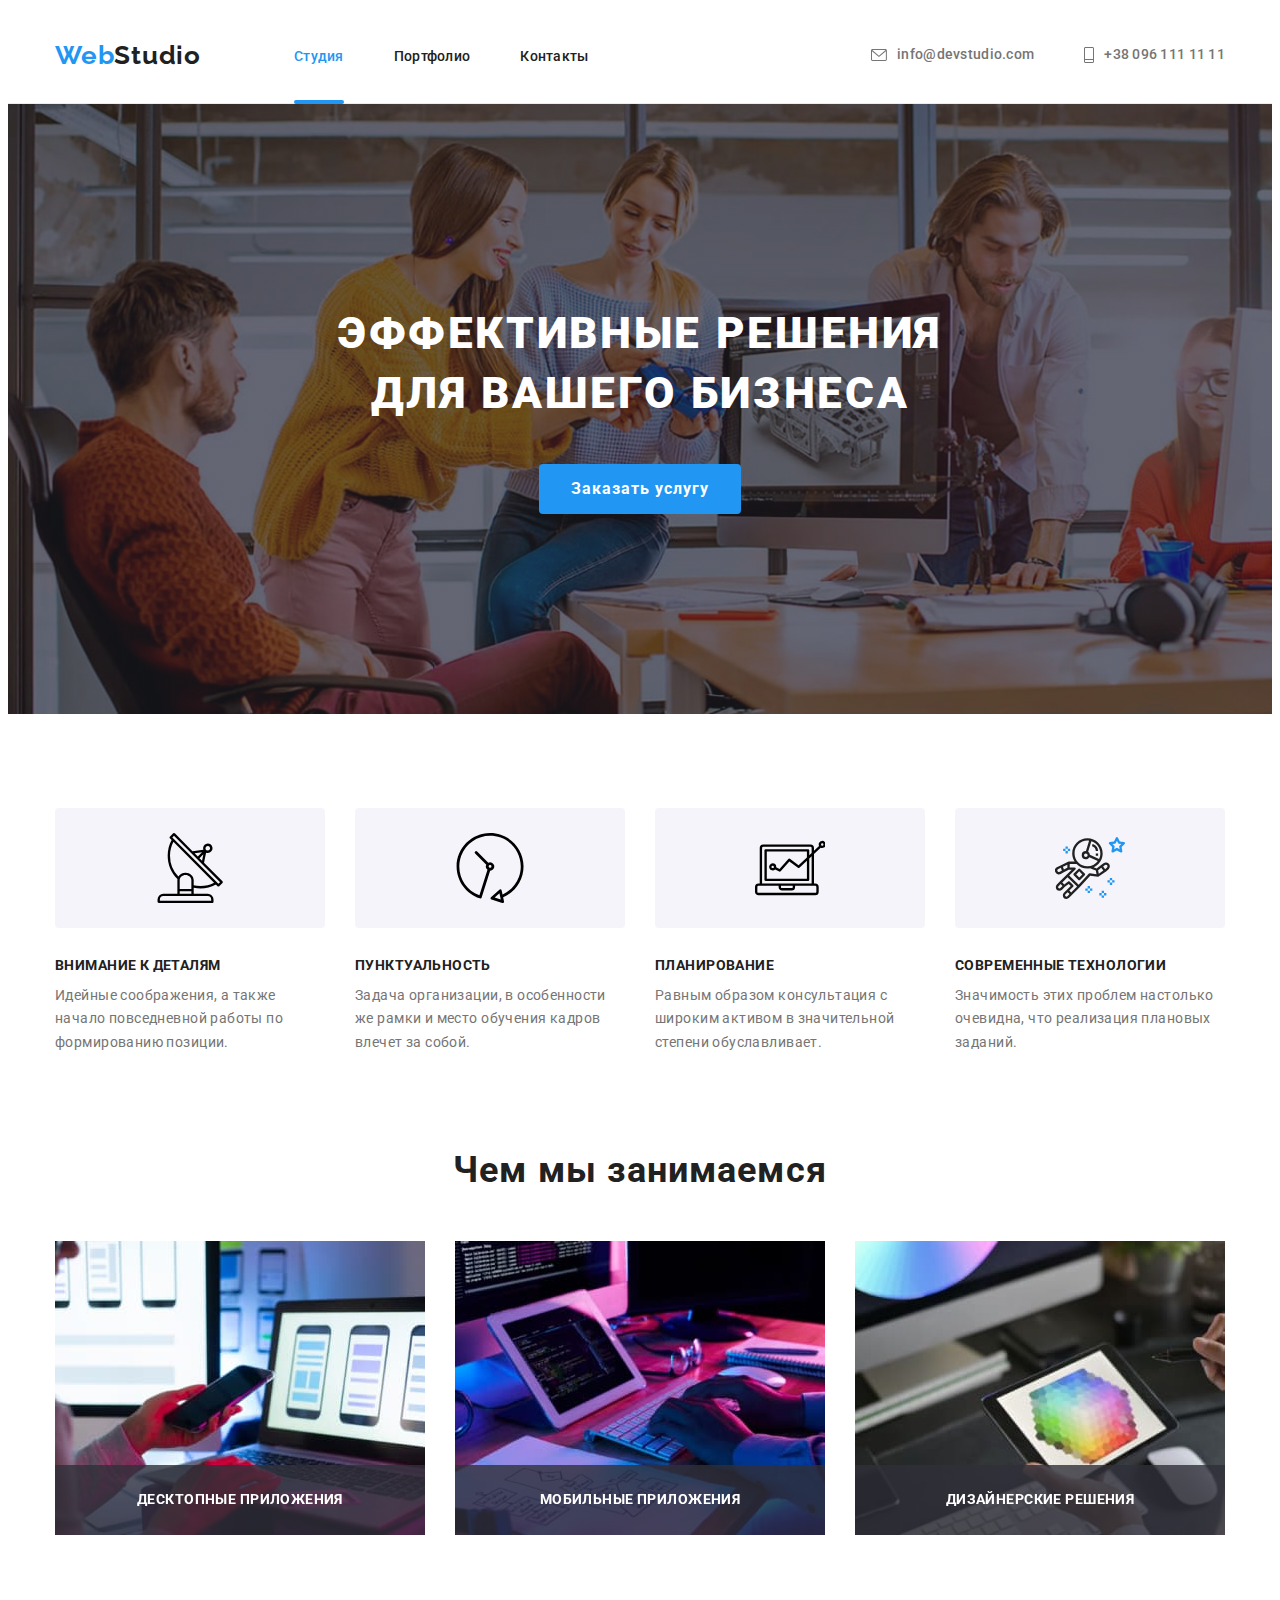
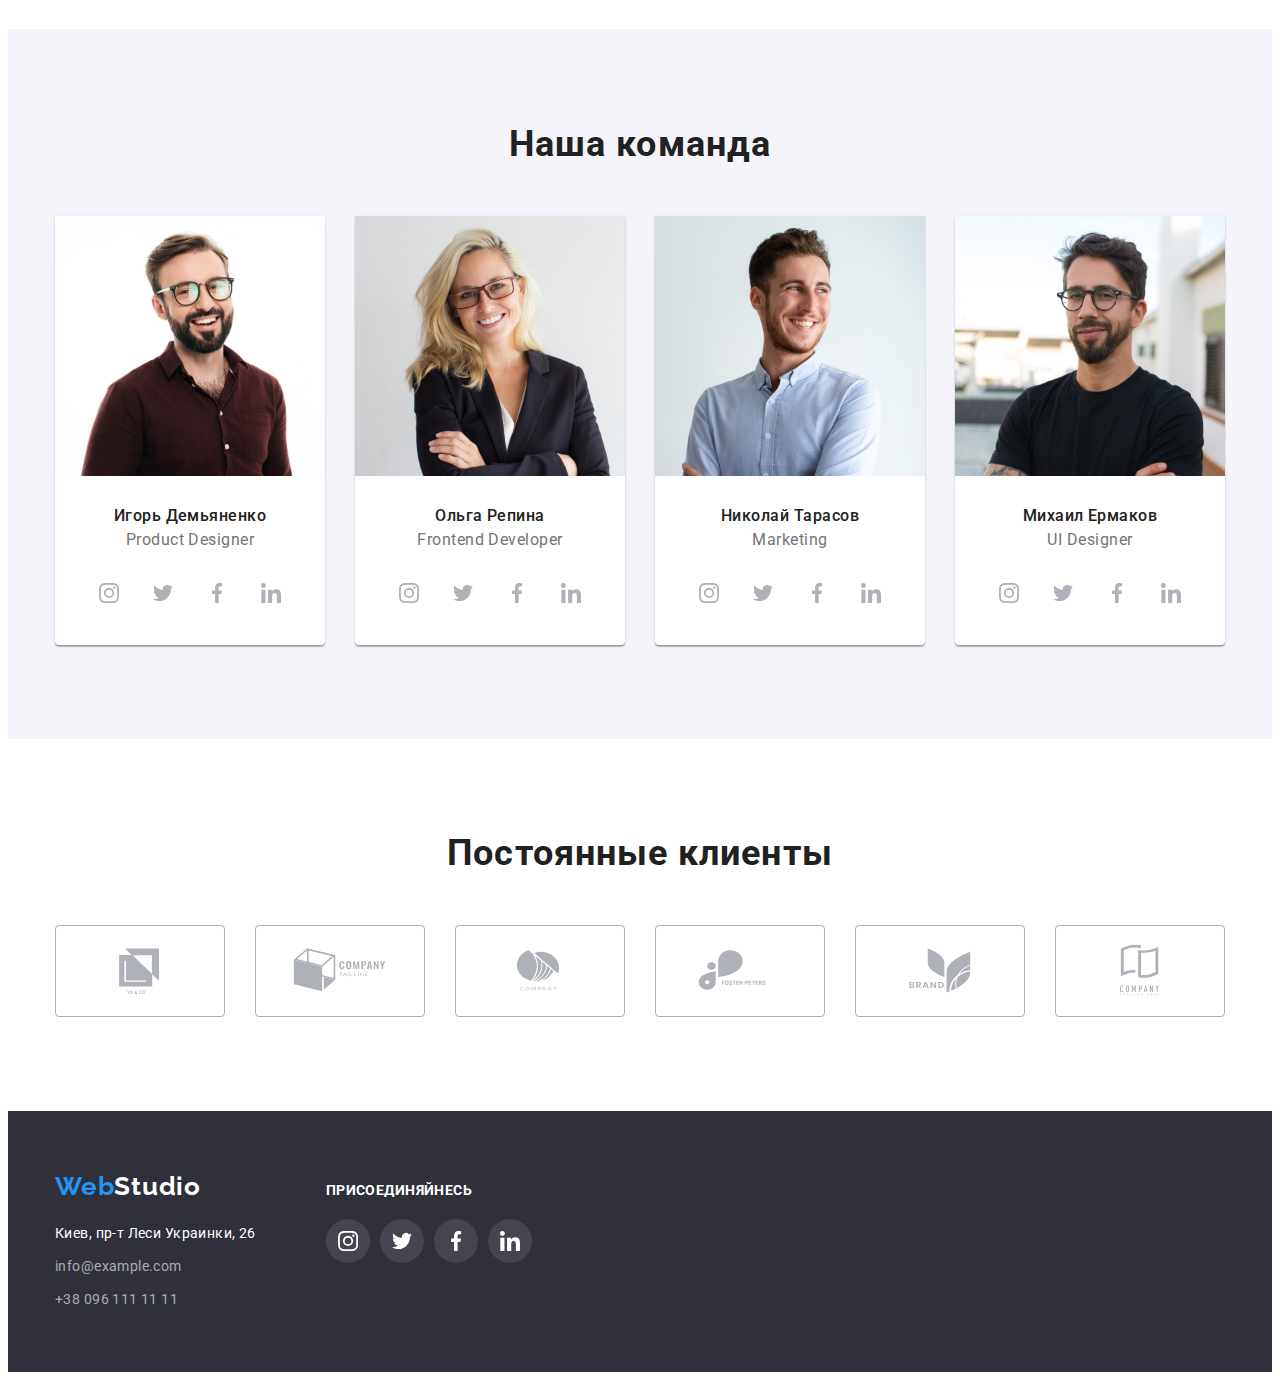
<file: index.html>
<!DOCTYPE html>
<html lang="ru">
  <head>
    <meta charset="UTF-8" />
    <meta name="viewport" content="width=device-width, initial-scale=1.0" />
    <meta http-equiv="X-UA-Compatible" content="ie=edge" />
    <title>Document</title>
    <link
      rel="stylesheet"
      href="https://cdnjs.cloudflare.com/ajax/libs/modern-normalize/1.1.0/modern-normalize.min.css"
      integrity="sha512-wpPYUAdjBVSE4KJnH1VR1HeZfpl1ub8YT/NKx4PuQ5NmX2tKuGu6U/JRp5y+Y8XG2tV+wKQpNHVUX03MfMFn9Q=="
      crossorigin="anonymous"
      referrerpolicy="no-referrer"
    />
    <link rel="preconnect" href="https://fonts.googleapis.com" />
    <link rel="preconnect" href="https://fonts.gstatic.com" crossorigin />
    <link
      href="https://fonts.googleapis.com/css2?family=Raleway:wght@700&family=Roboto:wght@400;500;700;900&display=swap"
      rel="stylesheet"
    />
    <link rel="stylesheet" href="./css/styles.css" />
  </head>
  <body>
    <!--верхняя линия-->
    <header class="header">
      <div class="header-container container">
        <nav class="nav-container">
          <a href="/" class="logo main-nav-item"
            ><span class="first-part-of-logo">Web</span>Studio</a
          >
          <ul class="main-nav header-container-list">
            <li class="main-nav-item">
              <a href="./index.html" class="main-nav-link active">Студия</a>
            </li>
            <li class="main-nav-item">
              <a href="./portfolio.html" class="main-nav-link">Портфолио</a>
            </li>
            <li class="main-nav-item">
              <a href="" class="main-nav-link">Контакты</a>
            </li>
          </ul>
        </nav>
        <ul class="contacts-list">
          <li class="contacts-item">
            <a href="mailto:info@devstudio.com" class="contacts-link">
              <svg class="icon-mail contact-icon">
                <use href="./images/icons.svg#icon-mail"></use>
              </svg>
              info@devstudio.com</a
            >
          </li>
          <li class="contacts-item">
            <a href="tel:+380961111111" class="contacts-link"
              ><svg class="contact-icon icon-phone">
                <use href="./images/icons.svg#icon-phone"></use>
              </svg>
              +38 096 111 11 11
            </a>
          </li>
        </ul>
      </div>
    </header>
    <!--шапка-->
    <main>
      <section class="legend-section">
        <div class="container">
          <h1 class="main-title">
            Эффективные решения для вашего бизнеса
          </h1>
          <button type="button" class="order-button" data-modal-open>
            Заказать услугу
          </button>
        </div>
        <div class="backdrop is-hidden" data-modal>
          <div class="modal">
            <div class="modal-close" data-modal-close>
              <svg class="modal-close-icon" wight="18" height="18">
                <use href="./images/icons.svg#icon-vector"></use>
              </svg>
            </div>
          </div>
        </div>
      </section>
      <!--принципы работы-->
      <section class="section about-us">
        <div class="container">
          <h2 class="about-us-tite-main visually-hidden">принципы работы</h2>
          <ul class="about-us-list">
            <li class="about-us-item">
              <div class="icon-background">
                <svg class="icon-details parameters">
                  <use href="./images/icons.svg#icon-details"></use>
                </svg>
              </div>
              <h3 class="about-us-title">Внимание к деталям</h3>
              <p class="about-us-text">
                Идейные соображения, а также начало повседневной работы по
                формированию позиции.
              </p>
            </li>
            <li class="about-us-item">
              <div class="icon-background">
                <svg class="icon-timing parameters">
                  <use href="./images/icons.svg#icon-timing"></use>
                </svg>
              </div>
              <h3 class="about-us-title">Пунктуальность</h3>
              <p class="about-us-text">
                Задача организации, в особенности же рамки и место обучения
                кадров влечет за собой.
              </p>
            </li>
            <li class="about-us-item">
              <div class="icon-background">
                <svg class="icon-planning parameters">
                  <use href="./images/icons.svg#icon-planning"></use>
                </svg>
              </div>
              <h3 class="about-us-title">Планирование</h3>
              <p class="about-us-text">
                Равным образом консультация с широким активом в значительной
                степени обуславливает.
              </p>
            </li>
            <li class="about-us-item">
              <div class="icon-background">
                <svg class="icon-technologies parameters">
                  <use href="./images/icons.svg#icon-technologies"></use>
                </svg>
              </div>
              <h3 class="about-us-title">Современные технологии</h3>
              <p class="about-us-text">
                Значимость этих проблем настолько очевидна, что реализация
                плановых заданий.
              </p>
            </li>
          </ul>
        </div>
      </section>

      <!--Чем мы занимаемся -->
      <section class="section worcks-section">
        <div class="container">
          <h2 class="section-title">Чем мы занимаемся</h2>
          <ul class="work-exemple-list">
            <li class="work-exemple-item">
              <img
                src="./images/img0.jpg"
                alt="рабочий стол, взаимодействие с код"
                width="370"
                height="294"
              />
              <div class="works-description">
                <p class="works-description-text">Десктопные приложения</p>
              </div>
            </li>
            <li class="work-exemple-item">
              <img
                src="./images/img1.jpg"
                alt="разработка мобильной версии"
                width="370"
                height="294"
              />
              <div class="works-description">
                <p class="works-description-text">Мобильные приложения</p>
              </div>
            </li>
            <li class="work-exemple-item">
              <img
                src="./images/img2.jpg"
                alt="разработка дизайна"
                width="370"
                height="294"
              />
              <div class="works-description">
                <p class="works-description-text">Дизайнерские решения</p>
              </div>
            </li>
          </ul>
        </div>
      </section>

      <!--Наша команда-->
      <section class="section section-our-team">
        <div class="container">
          <h2 class="section-title">Наша команда</h2>
          <ul class="our-team-list">
            <li class="team-member-item">
              <img
                src="./images/img3.jpg"
                alt="сотрудник1"
                width="270"
                height="260"
              />
              <div class="team-member-text">
                <h3 class="team-member-title">Игорь Демьяненко</h3>
                <p class="members-profile">Product Designer</p>
                <ul class="social">
                  <li class="social-item">
                    <a href="" class="social-link">
                      <svg class="icon-instagram button-icon">
                        <use href="./images/icons.svg#icon-instagram"></use>
                      </svg>
                    </a>
                  </li>
                  <li class="social-item">
                    <a href="" class="social-link">
                      <svg class="icon-twitter button-icon">
                        <use href="./images/icons.svg#icon-twitter"></use>
                      </svg>
                    </a>
                  </li>
                  <li class="social-item">
                    <a href="" class="social-link ">
                      <svg class="icon-facebook button-icon">
                        <use href="./images/icons.svg#icon-facebook"></use>
                      </svg>
                    </a>
                  </li>
                  <li class="social-item">
                    <a href="" class="social-link">
                      <svg class="icon-linkedin button-icon">
                        <use href="./images/icons.svg#icon-linkedin"></use>
                      </svg>
                    </a>
                  </li>
                </ul>
              </div>
            </li>
            <li class="team-member-item">
              <img
                src="./images/img4.jpg"
                alt="сотрудник2"
                width="270"
                height="260"
              />
              <div class="team-member-text">
                <h3 class="team-member-title">Ольга Репина</h3>
                <p class="members-profile">Frontend Developer</p>
                <ul class="social">
                  <li class="social-item">
                    <a href="" class="social-link">
                      <svg class="icon-instagram button-icon">
                        <use href="./images/icons.svg#icon-instagram"></use>
                      </svg>
                    </a>
                  </li>
                  <li class="social-item">
                    <a href="" class="social-link">
                      <svg class="icon-twitter button-icon">
                        <use href="./images/icons.svg#icon-twitter"></use>
                      </svg>
                    </a>
                  </li>
                  <li class="social-item">
                    <a href="" class="social-link ">
                      <svg class="icon-facebook button-icon">
                        <use href="./images/icons.svg#icon-facebook"></use>
                      </svg>
                    </a>
                  </li>
                  <li class="social-item">
                    <a href="" class="social-link">
                      <svg class="icon-linkedin button-icon">
                        <use href="./images/icons.svg#icon-linkedin"></use>
                      </svg>
                    </a>
                  </li>
                </ul>
              </div>
            </li>
            <li class="team-member-item">
              <img
                src="./images/img5.jpg"
                alt="сотрудник3"
                width="270"
                height="260"
              />
              <div class="team-member-text">
                <h3 class="team-member-title">Николай Тарасов</h3>
                <p class="members-profile">Marketing</p>
                <ul class="social">
                  <li class="social-item">
                    <a href="" class="social-link">
                      <svg class="icon-instagram button-icon">
                        <use href="./images/icons.svg#icon-instagram"></use>
                      </svg>
                    </a>
                  </li>
                  <li class="social-item">
                    <a href="" class="social-link">
                      <svg class="icon-twitter button-icon">
                        <use href="./images/icons.svg#icon-twitter"></use>
                      </svg>
                    </a>
                  </li>
                  <li class="social-item">
                    <a href="" class="social-link ">
                      <svg class="icon-facebook button-icon">
                        <use href="./images/icons.svg#icon-facebook"></use>
                      </svg>
                    </a>
                  </li>
                  <li class="social-item">
                    <a href="" class="social-link">
                      <svg class="icon-linkedin button-icon">
                        <use href="./images/icons.svg#icon-linkedin"></use>
                      </svg>
                    </a>
                  </li>
                </ul>
              </div>
            </li>
            <li class="team-member-item">
              <img
                src="./images/img6.jpg"
                alt="сотрудник4"
                width="270"
                height="260"
              />
              <div class="team-member-text">
                <h3 class="team-member-title">Михаил Ермаков</h3>
                <p class="members-profile">UI Designer</p>
                <ul class="social">
                  <li class="social-item">
                    <a href="" class="social-link">
                      <svg class="icon-instagram button-icon">
                        <use href="./images/icons.svg#icon-instagram"></use>
                      </svg>
                    </a>
                  </li>
                  <li class="social-item">
                    <a href="" class="social-link">
                      <svg class="icon-twitter button-icon">
                        <use href="./images/icons.svg#icon-twitter"></use>
                      </svg>
                    </a>
                  </li>
                  <li class="social-item">
                    <a href="" class="social-link ">
                      <svg class="icon-facebook button-icon">
                        <use href="./images/icons.svg#icon-facebook"></use>
                      </svg>
                    </a>
                  </li>
                  <li class="social-item">
                    <a href="" class="social-link">
                      <svg class="icon-linkedin button-icon">
                        <use href="./images/icons.svg#icon-linkedin"></use>
                      </svg>
                    </a>
                  </li>
                </ul>
              </div>
            </li>
          </ul>
        </div>
      </section>

      <!-- Постоянные клиенты -->

      <section class="section">
        <div class="container">
          <h2 class="clients-title">Постоянные клиенты</h2>
          <ul class="our-clients-list">
            <li class="clients-item">
              <a href="" class="clients-link">
                <svg class="clients-icon">
                  <use href="./images/icons.svg#icon-logo-ya-co"></use>
                </svg>
              </a>
            </li>
            <li class="clients-item">
              <a href="" class="clients-link">
                <svg class="clients-icon">
                  <use href="./images/icons.svg#icon-logo-tagline"></use>
                </svg>
              </a>
            </li>
            <li class="clients-item">
              <a href="" class="clients-link">
                <svg class="clients-icon">
                  <use href="./images/icons.svg#icon-logo-company"></use>
                </svg>
              </a>
            </li>
            <li class="clients-item">
              <a href="" class="clients-link">
                <svg class="clients-icon">
                  <use href="./images/icons.svg#icon-logo-foster"></use>
                </svg>
              </a>
            </li>
            <li class="clients-item">
              <a href="" class="clients-link">
                <svg class="clients-icon">
                  <use href="./images/icons.svg#icon-logo-brend"></use>
                </svg>
              </a>
            </li>
            <li class="clients-item">
              <a href="" class="clients-link">
                <svg class="clients-icon">
                  <use href="./images/icons.svg#icon-logo-tagline-last"></use>
                </svg>
              </a>
            </li>
          </ul>
        </div>
      </section>
    </main>

    <!-- футер -->

    <footer class="footer">
      <div class="container footer-container">
        <div class="footer-contacts-block">
          <a href="/" class="footer-logo"
            ><span class="first-part-of-logo">Web</span
            ><span class="footer-logo-second-part">Studio</span></a
          >
          <address class="footer-contacts">
            <ul class="footer-contacts-list">
              <li class="location footer-contacts-item">
                Киев, пр-т Леси Украинки, 26
              </li>
              <li class="footer-contacts-item">
                <a href="mailto:info@example.com" class="footer-contacts-link"
                  >info@example.com</a
                >
              </li>
              <li class="footer-contacts-item">
                <a href="tel:+380961111111" class="footer-contacts-link"
                  >+38 096 111 11 11</a
                >
              </li>
            </ul>
          </address>
        </div>
        <div class="footer-social">
          <h2 class="footer-social-title">ПРИСОЕДИНЯЙНЕСЬ</h2>
          <ul class="footer-social-list">
            <li class="footer-social-item">
              <a href="" class="footer-social-link">
                <svg class="footer-button-icon">
                  <use href="./images/icons.svg#icon-instagram"></use>
                </svg>
              </a>
            </li>
            <li class="footer-social-item">
              <a href="" class="footer-social-link">
                <svg class="footer-button-icon">
                  <use href="./images/icons.svg#icon-twitter"></use>
                </svg>
              </a>
            </li>
            <li class="footer-social-item">
              <a href="" class="footer-social-link">
                <svg class="footer-button-icon">
                  <use href="./images/icons.svg#icon-facebook"></use>
                </svg>
              </a>
            </li>
            <li class="footer-social-item">
              <a href="" class="footer-social-link">
                <svg class="footer-button-icon">
                  <use href="./images/icons.svg#icon-linkedin"></use>
                </svg>
              </a>
            </li>
          </ul>
        </div>
      </div>
    </footer>
    <script src="./js/modal.js"></script>
  </body>
</html>
</file>
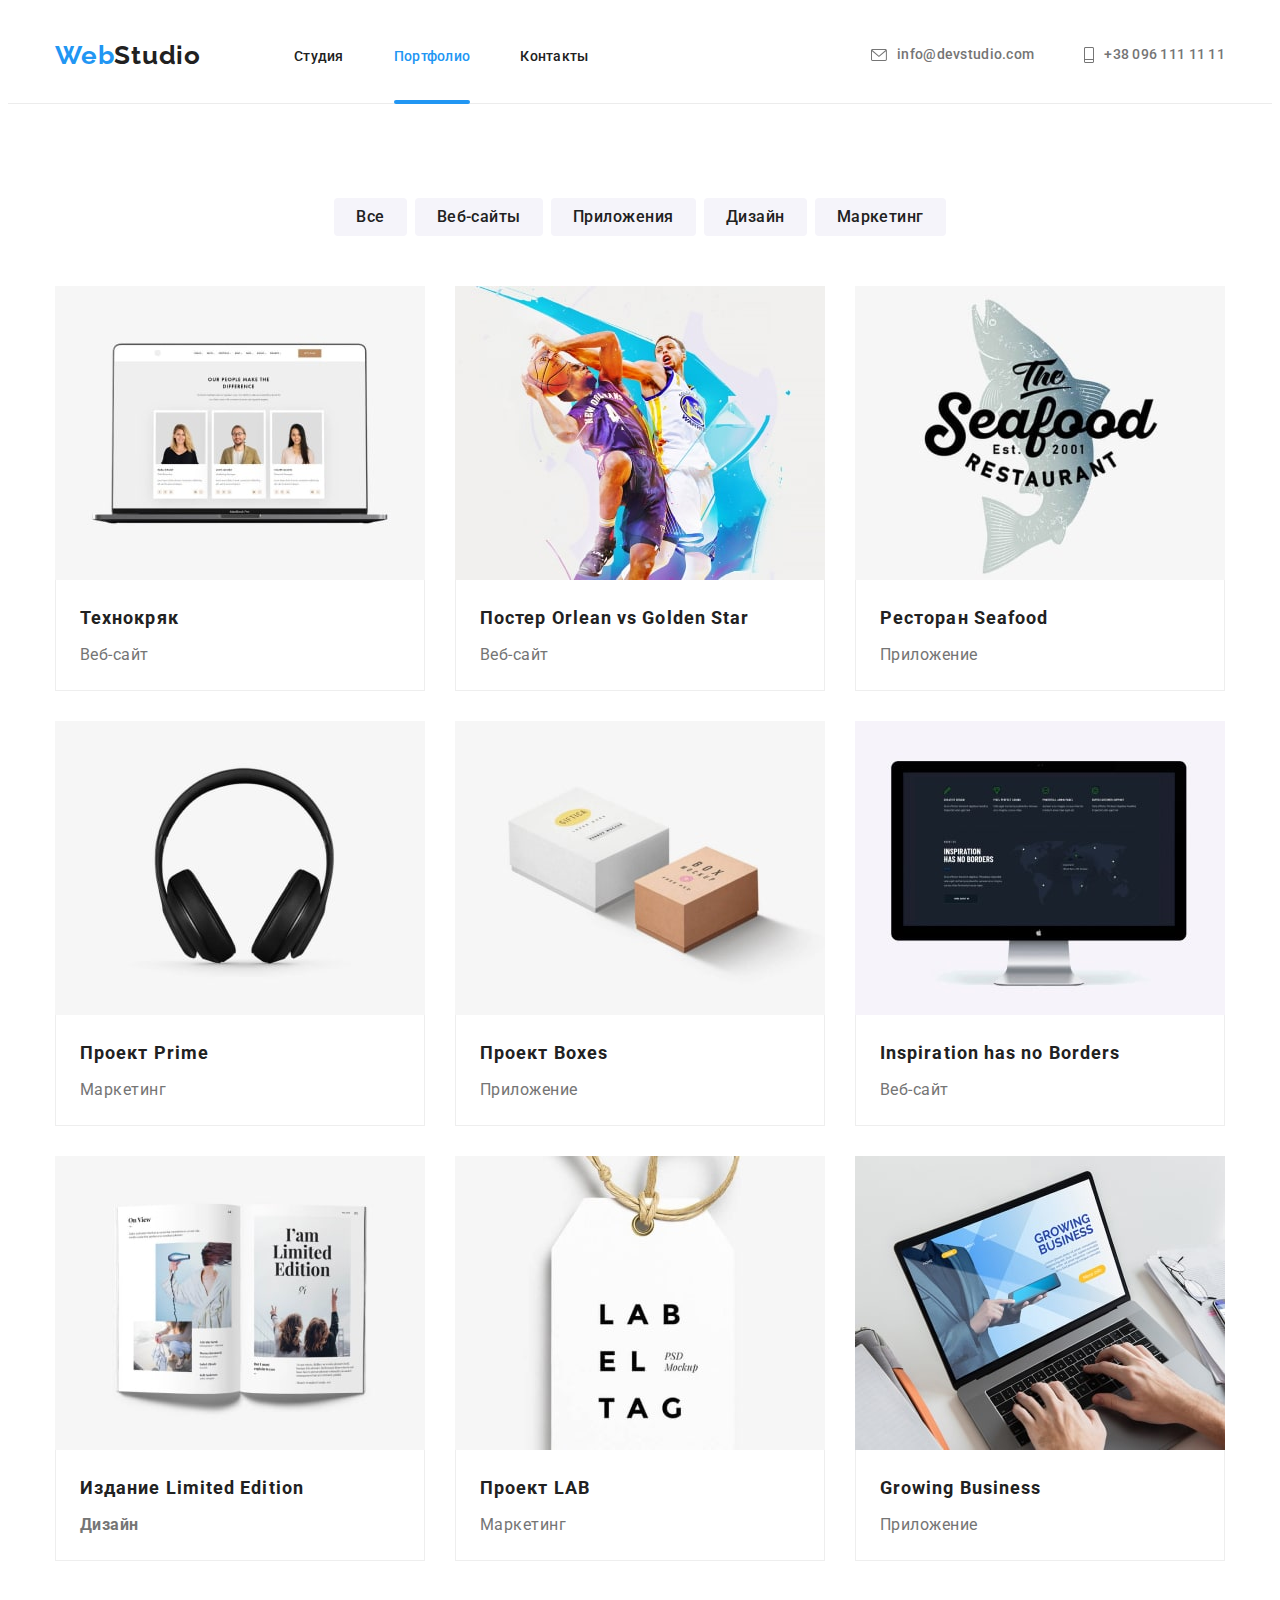
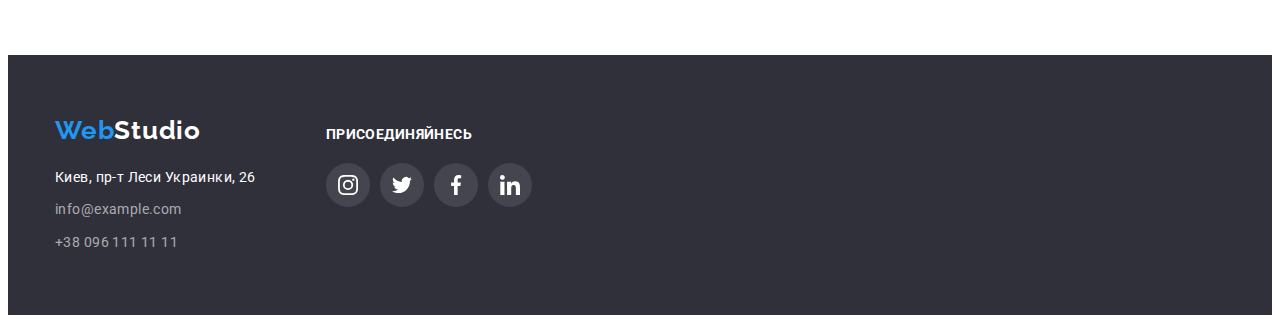
<file: portfolio.html>
<!DOCTYPE html>
<html lang="ru">
  <head>
    <meta charset="UTF-8" />
    <meta name="viewport" content="width=device-width, initial-scale=1.0" />
    <meta http-equiv="X-UA-Compatible" content="ie=edge" />
    <title>Document</title>
    <link rel="stylesheet" href="https://cdnjs.cloudflare.com/ajax/libs/modern-normalize/1.1.0/modern-normalize.min.css"
        integrity="sha512-wpPYUAdjBVSE4KJnH1VR1HeZfpl1ub8YT/NKx4PuQ5NmX2tKuGu6U/JRp5y+Y8XG2tV+wKQpNHVUX03MfMFn9Q=="
        crossorigin="anonymous" referrerpolicy="no-referrer" />
    <link rel="preconnect" href="https://fonts.googleapis.com" />
    <link rel="preconnect" href="https://fonts.gstatic.com" crossorigin />
    <link
      href="https://fonts.googleapis.com/css2?family=Raleway:wght@700&family=Roboto:wght@400;500;700;900&display=swap"
      rel="stylesheet"
    />
    <link rel="stylesheet" href="./css/styles.css" />
  </head>
  <body>
    <!--верхняя линия-->
    <header class="header">
        <div class="header-container container">
            <nav class="nav-container">
                <a href="/" class="logo main-nav-item"><span class="first-part-of-logo">Web</span>Studio</a>
                <ul class="main-nav header-container-list">
                    <li class="main-nav-item">
                        <a href="./index.html" class="main-nav-link">Студия</a>
                    </li>
                    <li class="main-nav-item">
                        <a href="./portfolio.html" class="main-nav-link  active">Портфолио</a>
                    </li>
                    <li class="main-nav-item">
                        <a href="" class="main-nav-link">Контакты</a>
                    </li>
                </ul>
            </nav>
            <ul class="contacts-list">
                <li class="contacts-item">
                    <a href="mailto:info@devstudio.com" class="contacts-link">
                        <svg class="icon-mail contact-icon">
                            <use href="./images/icons.svg#icon-mail"></use>
                        </svg>
                        info@devstudio.com</a>
                </li>
                <li class="contacts-item">
                    <a href="tel:+380961111111" class="contacts-link"><svg class="contact-icon icon-phone">
                            <use href="./images/icons.svg#icon-phone"></use>
                        </svg>
                        +38 096 111 11 11
                    </a>
                </li>
            </ul>
        </div>
    </header>
<!--фильтр портфолио-->
<main>
    <section class="section projects-galery">
        <div class="container">
        <h1 class="visually-hidden">Наши роботы фильтр</h1>
                <ul class="nav-buttons">
            <li class="filter-item"><button type="button" class="filter-button">Все</button></li>
            <li class="filter-item"><button type="button" class="filter-button">Веб-сайты</button></li>
            <li class="filter-item"><button type="button" class="filter-button">Приложения</button></li>
            <li class="filter-item"><button type="button" class="filter-button">Дизайн</button></li>
            <li class="filter-item"><button type="button" class="filter-button">Маркетинг</button></li>
        </ul>
                <ul class="projects-galery-list">
            <li class="projects-galery-item">
                <a href="" class="link projects-galery-link">
                    <div class="projects-card">
                    <img width: 370px src="./images/portfolio_images/img1.jpg" alt="наш роботы" />
                    <div class="projects-description">
                    <p class="projects-description-text">Технокряк это современная площадка распространения коронавируса. Компании
                        используют эту платформу для цифрового
                        шпионажа и атак на защищённые сервера конкурентов.</p>
                    </div>
                    </div>
                    <div class="description-galery-item">
                      <h2 class="example-of-projects">Технокряк</h2>
                      <p class="type-of-project">Веб-сайт</p>
                    </div>
                </a>
                
                    
            </li>
            <li class="projects-galery-item">
                <a href="" class="link projects-galery-link">
                    <div class="projects-card">
                        <img width: 370px src="./images/portfolio_images/img2.jpg" alt="наш роботы" />
                        <div class="projects-description">
                            <p class="projects-description-text">Технокряк это современная площадка распространения коронавируса. Компании
                                используют эту платформу для цифрового
                                шпионажа и атак на защищённые сервера конкурентов.</p>
                        </div>
                    </div>
                    <div class="description-galery-item">
                    <h2 class="example-of-projects">Постер <span lang="en">Orlean vs Golden Star</span></h2>
                    <p class="type-of-project">Веб-сайт</p>
                    </div>
                </a>
            </li>
            <li class="projects-galery-item">
                <a href="" class="link projects-galery-link">
                    <div class="projects-card">
                    <img width: 370px src="./images/portfolio_images/img3.jpg" alt="наш роботы" />
                    <div class="projects-description">
                    <p class="projects-description-text">Технокряк это современная площадка распространения коронавируса. Компании
                        используют эту платформу для цифрового
                        шпионажа и атак на защищённые сервера конкурентов.</p>
                    </div>
                    </div>
                    <div class="description-galery-item">
                    <h2 class="example-of-projects">Ресторан <span lang="en">Seafood</span></h2>
                    <p class="type-of-project">Приложение</p>
                    </div>
                </a>
                
            </li>
            <li class="projects-galery-item">
                <a href="" class="link projects-galery-link">
                    <div class="projects-card">
                        <img width: 370px src="./images/portfolio_images/img4.jpg" alt="наш роботы" />
                        <div class="projects-description">
                            <p class="projects-description-text">Технокряк это современная площадка распространения коронавируса. Компании
                                используют эту платформу для цифрового
                                шпионажа и атак на защищённые сервера конкурентов.</p>
                        </div>
                    </div>
                    <div class="description-galery-item">
                    <h2 class="example-of-projects">Проект <span lang="en">Prime</span></h2>
                    <p class="type-of-project">Маркетинг</p>
                    </div>
                </a>
            </li>
            <li class="projects-galery-item">
                <a href="" class="link projects-galery-link">
                    <div class="projects-card">
                        <img width: 370px src="./images/portfolio_images/img5.jpg" alt="наш роботы" />
                        <div class="projects-description">
                            <p class="projects-description-text">Технокряк это современная площадка распространения коронавируса. Компании
                                используют эту платформу для цифрового
                                шпионажа и атак на защищённые сервера конкурентов.</p>
                        </div>
                    </div>
                    <div class="description-galery-item">
                    <h2 class="example-of-projects">Проект <span lang="en">Boxes</span></h2>
                    <p class="type-of-project">Приложение</p>
                    </div>
                </a>
            </li>
            <li class="projects-galery-item">
                <a href="" class="link projects-galery-link">
                    <div class="projects-card">
                        <img width: 370px src="./images/portfolio_images/img6.jpg" alt="наш роботы" />
                        <div class="projects-description">
                            <p class="projects-description-text">Технокряк это современная площадка распространения коронавируса. Компании
                                используют эту платформу для цифрового
                                шпионажа и атак на защищённые сервера конкурентов.</p>
                        </div>
                    </div>
                    <div class="description-galery-item">
                    <h2 class="example-of-projects"><span lang="en">Inspiration has no Borders</span></h2>
                    <p class="type-of-project">Веб-сайт</p>
                    </div>
                </a>
            </li>
            <li class="projects-galery-item">
                <a href="" class="link projects-galery-link">
                    <div class="projects-card">
                        <img width: 370px src="./images/portfolio_images/img7.jpg" alt="наш роботы" />
                        <div class="projects-description">
                            <p class="projects-description-text">Технокряк это современная площадка распространения коронавируса. Компании
                                используют эту платформу для цифрового
                                шпионажа и атак на защищённые сервера конкурентов.</p>
                        </div>
                    </div>
                    <div class="description-galery-item">
                    <h2 class="example-of-projects">Издание <span lang="en">Limited Edition</span></h32>
                        <p class="type-of-project">Дизайн</p>
                        </div>
                </a>
            </li>
            <li class="projects-galery-item">
                <a href="" class="link projects-galery-link">
                    <div class="projects-card">
                        <img width: 370px src="./images/portfolio_images/img8.jpg" alt="наш роботы" />
                        <div class="projects-description">
                            <p class="projects-description-text">Технокряк это современная площадка распространения коронавируса. Компании
                                используют эту платформу для цифрового
                                шпионажа и атак на защищённые сервера конкурентов.</p>
                        </div>
                    </div>
                    <div class="description-galery-item">
                    <h2 class="example-of-projects">Проект <span lang="en">LAB</span></h2>
                    <p class="type-of-project">Маркетинг</p>
                    </div>
                </a>
            </li>
            <li class="projects-galery-item">
                <a href="" class="link projects-galery-link">
                    <div class="projects-card">
                        <img width: 370px src="./images/portfolio_images/img9.jpg" alt="наш роботы" />
                        <div class="projects-description">
                            <p class="projects-description-text">Технокряк это современная площадка распространения коронавируса. Компании
                                используют эту платформу для цифрового
                                шпионажа и атак на защищённые сервера конкурентов.</p>
                        </div>
                    </div>
                    <div class="description-galery-item">
                    <h2 class="example-of-projects"><span lang="en">Growing Business</span></h2>
                    <p class="type-of-project">Приложение</p>
                    </div>
                </a>
            </li>
        </ul>   
            </div>
    </section>
</main>
<footer class="footer">
    <div class="container footer-container">
        <div class="footer-contacts-block">
            <a href="/" class="footer-logo"><span class="first-part-of-logo">Web</span><span
                    class="footer-logo-second-part">Studio</span></a>
            <address class="footer-contacts">
                <ul class="footer-contacts-list">
                    <li class="location footer-contacts-item">
                        Киев, пр-т Леси Украинки, 26
                    </li>
                    <li class="footer-contacts-item">
                        <a href="mailto:info@example.com" class="footer-contacts-link">info@example.com</a>
                    </li>
                    <li class="footer-contacts-item">
                        <a href="tel:+380961111111" class="footer-contacts-link">+38 096 111 11 11</a>
                    </li>
                </ul>
            </address>
        </div>
        <div class="footer-social">
            <h2 class="footer-social-title">ПРИСОЕДИНЯЙНЕСЬ</h2>
            <ul class="footer-social-list">
                <li class="footer-social-item">
                    <a href="" class="footer-social-link">
                        <svg class="footer-button-icon">
                            <use href="./images/icons.svg#icon-instagram"></use>
                        </svg>
                    </a>
                </li>
                <li class="footer-social-item">
                    <a href="" class="footer-social-link">
                        <svg class="footer-button-icon">
                            <use href="./images/icons.svg#icon-twitter"></use>
                        </svg>
                    </a>
                </li>
                <li class="footer-social-item">
                    <a href="" class="footer-social-link">
                        <svg class="footer-button-icon">
                            <use href="./images/icons.svg#icon-facebook"></use>
                        </svg>
                    </a>
                </li>
                <li class="footer-social-item">
                    <a href="" class="footer-social-link">
                        <svg class="footer-button-icon">
                            <use href="./images/icons.svg#icon-linkedin"></use>
                        </svg>
                    </a>
                </li>
            </ul>
        </div>
    </div>
</footer>
  </body>
</html>
</file>
<file: css/styles.css>
*,
*::before,
*::after {
  box-sizing: border-box;
}

:root {
  --primary-text-color: #212121;
  --secondary-text-color: #757575;
  --accent-color: #2196f3;
  --background-color: #ffffff;
}
body {
  background-color: #ffffff;
  color: var(--primary-text-color);
  font-family: Roboto, sans-serif;
}

button {
  padding: 0;
  border: none;
  font: inherit;
  color: inherit;
  background-color: transparent;}

.container {
  width: 1200px;
  padding: 0px 15px;
  margin: 0 auto;
  }
  .section{
    padding: 94px 0;
  }
p,
h1,
h2,
h3,
h4,
h5,
h6 {
  margin-top: 0;
  margin-bottom: 0;
}

ul {
  margin-top: 0;
  margin-bottom: 0;
  padding-left: 0;
  list-style: none;
}

img
{
  width: 100%;
  height: auto;
  display: block;
}

/* стили хедера */
.logo {
  font-family: Raleway;
  font-weight: 700;
  font-size: 26px;
  line-height: 1.19;
  letter-spacing: 0.03em;
  color: var(--primary-text-color);
  display: inline-block;
}
.first-part-of-logo {
  color: var(--accent-color);
}

a {
  text-decoration: none;
  color: var(--primary-text-color)
  transition: color 250ms cubic-bezier(0.4, 0, 0.2, 1);
}
a:hover, a:focus {
  color: var(--accent-color);
}

.active {
  color: var(--accent-color);
 
}

.main-nav-item {
    padding-top: 32px;
    padding-bottom: 32px;
    position: relative;
    transition: color 250ms cubic-bezier(0.4, 0, 0.2, 1);
}

.main-nav-link:hover, .main-nav-link:focus{
  color: var(--accent-color);
}

.active::after{
content: '';
display: block;
position: absolute;
left: 0;
bottom: -7px;
width: 100%;
height: 4px;
background-color: var(--accent-color);
border-radius: 2px;
}

.header-container {
  display: flex;
  align-items: center;
}

.nav-container {
  display: flex;
  align-items: center;
  }

.main-nav {
  display: flex;
  margin-left: 93px;
}
.main-nav-item:not(:first-child){ 
  margin-left: 50px;
}
.contacts-list {
  display: flex;
  margin-left: auto;
  align-items: center;
}
.contacts-item:not(:first-child){ 
  margin-left: 50px;
}

.contacts-link :hover, .contacts-link :focus, 
.contact-icon:hover, .contact-icon:focus{
  color: var(--accent-color);
  fill: var(--accent-color);
 }


.icon-mail {
  fill: currentColor;
  width: 16px;
  height: 12px;
  margin-right: 10px;
}

.icon-phone {
  fill: currentColor;
  width: 10px;
  height: 16px;
  margin-right: 10px;
}

.main-nav-link
{
  font-weight: 500;
  font-size: 14px;
  line-height: 1.14;
  letter-spacing: 0.02em;
  transition: color 250ms cubic-bezier(0.4, 0, 0.2, 1);
  }

.contact-icon{
  transition: fill 250ms cubic-bezier(0.4, 0, 0.2, 1);
}

.contacts-link
{
  display: flex;
  width: auto;
  height: auto;
  color: var(--secondary-text-color);
  font-weight: 500;
  font-size: 14px;
  line-height: 1.14;
  letter-spacing: 0.02em;
  align-items: center;
  transition: color 250ms cubic-bezier(0.4, 0, 0.2, 1), fill 250ms cubic-bezier(0.4, 0, 0.2, 1);
} 

.header{
  border-bottom: 1px solid #ECECEC;
}

/* стили легенд */
.legend-section {
  max-width: 1600px;
  background-repeat: no-repeat;
  background-size: cover;
  background-color: #2f303a;
  background-image: linear-gradient(to right, rgba(47, 48, 58, 0.4),rgba(47, 48, 58, 0.4)), url(../images/img-hero.jpg);
  padding: 200px 0px;
  margin: 0 auto;
  }
.main-title {
  width: 696px;
  margin-left: auto;
  margin-right: auto;
  font-weight: 900;
  font-size: 44px;
  line-height: 1.36;
  text-align: center;
  letter-spacing: 0.06em;
  text-transform: uppercase;
  color: #ffffff;
  margin-bottom: 40px;
}
.order-button
{
  display: block;
}
.order-button {
  font-weight: 700;
  font-size: 16px;
  line-height: 1.6;
  display: flex;
  align-items: center;
  text-align: center;
  letter-spacing: 0.06em;
  color: #ffffff;
  background: #2196f3;
  cursor: pointer;
  margin-left: auto;
  margin-right: auto;
  padding: 10px 32px;
  min-width: 200px;
  height: 50px;
  border-radius: 4px;
}

.backdrop{
position: fixed;
top: 0;
left: 0;
width: 100%;
height: 100%;
background: rgba(0, 0, 0, 0.2);
transition: opacity 250ms cubic-bezier(0.4, 0, 0.2, 1);

}

.backdrop.is-hidden{
  opacity: 0;
  visibility: visible;
  pointer-events: none;
  transition: opacity 250ms cubic-bezier(0.4, 0, 0.2, 1);
}

.modal{
  position: absolute;
  top: 50%;
  left: 50%;
  transform: translate(-50%, -50%);
  width: 528px;
  height: 581px;
  background-color: #fff;
  box-shadow: 0px 1px 3px rgba(0, 0, 0, 0.12), 0px 1px 1px rgba(0, 0, 0, 0.14), 0px 2px 1px rgba(0, 0, 0, 0.2);
  border-radius: 4px;
}

.modal-close{
  display: flex;
  cursor: pointer;
  justify-content: center;
  align-items: center;
  margin-left: auto;
  width: 30px;
  height: 30px;
  background: #FFFFFF;
  border: 1px solid rgba(0, 0, 0, 0.1);
  box-sizing: border-box;
  border-radius: 50%;
}

.modal-close-icon{
  display: flex;
  justify-content: center;
  align-items: center;
  fill: #000000;
}


/* стили принципы работы */

.visually-hidden {
  position: absolute;
  clip: rect(0 0 0 0);
  width: 1px;
  height: 1px;
  margin: -1px;
}

.icon-background{
  display: flex;
  justify-content: center;
  align-items: center;
  width: 270px;
  height: 120px;
  background: #F5F4FA;
  border-radius: 4px;
  margin-bottom: 30px;
  }
.icon-details{
  width: 70px;
  height: 70px;
  background: #F5F4FA;
  border-radius: 4px;
}

.icon-timing{
  width: 70px;
  height: 70px;
  background: #F5F4FA;
  border-radius: 4px;
}

.icon-planning{
  width: 70px;
  height: 70px;
  background: #F5F4FA;
  border-radius: 4px;
}

.icon-technologies{
  width: 70px;
  height: 70px;
  background: #F5F4FA;
  border-radius: 4px;
}

.about-us-title {
  font-weight: 700;
  font-size: 14px;
  line-height: 1.14;
  letter-spacing: 0.03em;
  text-transform: uppercase;
  color: var(--primary-text-color);
}
.about-us-text {
  font-size: 14px;
  line-height: 1.71;
  letter-spacing: 0.03em;
  color: var(--secondary-text-color);
  margin-top: 10px;
}
.about-us-list {
  display: flex;
  }
.about-us-item:not(:first-child){ 
  margin-left: 30px;
}

.about-us-item {
  width: 270px;
}
/* секция Чем мы занимаемся*/

.worcks-section
{
  padding-top: 0;
}

.section-title {
  font-weight: 700;
  font-size: 36px;
  line-height: 1.17;
  text-align: center;
  letter-spacing: 0.03em;
  color: var(--primary-text-color);
  margin-bottom: 50px;
}
.work-exemple-list {
  display: flex;
  flex-basis: calc((100%-60px) / 3);
}
.work-exemple-item:not(:first-child){
  margin-left: 30px;
}

.work-exemple-item{
position: relative;
}

.works-description{
position: absolute;
display: flex;
justify-content: center;
text-align: center;
flex-direction: column;
left: 0;
bottom: 0;
background:  rgba(47, 48, 58, 0.8);
width: 100%;
height: 70px;
}

.works-description-text{
  display: flex;
  color: #ffffff;
  justify-content: center;
  text-align: center;
  font-weight: 700;
  font-size: 14px;
  line-height: 1.14;
  letter-spacing: 0.03em;
  text-transform: uppercase;
  /* padding: 27px 0; */
  }

/* наша команда */
.section-our-team {
  background: #F5F4FA;
}
.our-team-list {
  display: flex;
}

.team-member-item:not(:first-child){
  margin-left: 30px;}

.team-member-title {
  font-weight: 500;
  font-size: 16px;
  line-height: 1.19;
  text-align: center;
  letter-spacing: 0.03em;
  color: var(--primary-text-color);
}

.team-member-text
{
padding-bottom: 30px;
padding-top: 30px;
}

.members-profile {
  font-size: 16px;
  line-height: 1.9;
  text-align: center;
  letter-spacing: 0.03em;
  color: #757575;
  margin-bottom: 16px;
}

.social{
  display: flex;
  align-items: center;
  justify-content: center;
 }

.social-item:not(:first-child){
  margin-left: 10px;
}

.social-link{
  display: flex;
  justify-content: center;
  align-items: center;
  width: 44px;
  height: 44px;
  fill: #AFB1B8;
  border-radius: 50%;
  transition: background-color 250ms cubic-bezier(0.4, 0, 0.2, 1), fill 250ms cubic-bezier(0.4, 0, 0.2, 1);
  }

  .social-link:hover, .social-link:focus{
  background-color: var(--accent-color);
  fill: #ffffff;
}

.button-icon{
  width: 20px;
  height: 20px;
  }

.team-member-item
{
background-color: #ffffff;
box-shadow: 0px 1px 3px rgba(0, 0, 0, 0.12), 0px 1px 1px rgba(0, 0, 0, 0.14), 0px 2px 1px rgba(0, 0, 0, 0.2);
border-radius: 0px 0px 4px 4px;
}

/* Постоянные клиенты */

.clients-title{
font-weight: 700;
font-size: 36px;
line-height: 1.16;
text-align: center;
letter-spacing: 0.03em;
color: #212121;
margin-bottom: 50px;
}

.our-clients-list{
  display: flex;
  align-items: center;
  justify-content: center;
}

.clients-item{
  display: flex;
  align-items: center;
  justify-content: center;
}

.clients-item:not(:first-child){
  margin-left: 30px;}
  
  .clients-link{
    display: flex;
    align-items: center;
    justify-content: center;
    width: 170px;
    height: 92px;
    padding: 16px 32px;
    fill: #AFB1B8;
    border: 1px solid #AFB1B8;
    border-radius: 4px;
    transition: border-color 250ms cubic-bezier(0.4, 0, 0.2, 1);
  }

  .clients-link:hover, .clients-link:focus, 
  .clients-icon:hover, .clients-icon:focus {
    border-color: var(--accent-color);
    fill: var(--accent-color);
        }

   

  .clients-icon{
    width: 106px;
    height: 60px;
    transition: fill 250ms cubic-bezier(0.4, 0, 0.2, 1);
   }

/* футер */

.footer-container {
  display: flex;
  align-items: baseline;
}

.footers-contacts {
  text-decoration: none;
}
.location {
  font-size: 14px;
  line-height: 1.71;
  letter-spacing: 0.03em;
  color: #ffffff;
}
.footer-contact-item {
  font-size: 14px;
  line-height: 1.71;
  letter-spacing: 0.03em;
  color: rgba(255, 255, 255, 0.6);
}
.footer {
  display: flex;
  background-color: #2f303a;
  padding: 60px 0;
}

}
.footer-logo-second-part {
  color: #ffffff;
  transition: color 250ms cubic-bezier(0.4, 0, 0.2, 1);
}

.footer-logo-second-part:hover{
  color: var(--accent-color);
}

.footer-logo {
  font-family: Raleway;
  font-weight: 700;
  font-size: 26px;
  line-height: 1.19;
  letter-spacing: 0.03em;
  color:  #ffffff;
  display: inline-block;
  margin-bottom: 20px;
  transition: color 250ms cubic-bezier(0.4, 0, 0.2, 1);
}
.footer-link 
{
  font-size: 14px;
  line-height: 1.71;
  letter-spacing: 0.03em;
  color: rgba(255, 255, 255, 0.6);
}
.footer-contacts {
  font-style: normal;
  }

.footer-contacts-list li:not(:last-child){
    padding-bottom: 9px;
}
  .location {
  font-size: 14px;
  line-height: 1.71;
  letter-spacing: 0.03em;
  color: #ffffff;
}
.footer-contacts-link {
  font-size: 14px;
  line-height: 1.71;
  letter-spacing: 0.03em;
  color: rgba(255, 255, 255, 0.6);
  transition: color 250ms cubic-bezier(0.4, 0, 0.2, 1);
}

.footer-contacts-link:hover, .footer-contacts-link:focus{
  color: var(--accent-color);
}

.footer-social{
  display: inline-block;
    margin-left: 70px;

}
.footer-social-link{
  display: flex;
  justify-content: center;
  align-items: center;
  width: 44px;
  height: 44px;
  fill: #ffffff;
  background: rgba(255, 255, 255, 0.1);
  border-radius: 50%;
  transition: background-color 250ms cubic-bezier(0.4, 0, 0.2, 1);
    }

.footer-social-list {
  display: flex;
}

.footer-social-item:not(:first-child){
  margin-left: 10px;
}

.footer-social-item{
  display: flex;
}

.footer-button-icon{
    width: 20px;
  height: 20px;
}

.footer-social-title{
background-color: inherit;
color: #ffffff;
font-weight: 700;
font-size: 14px;
line-height: 1.14;
letter-spacing: 0.03em;
text-transform: uppercase;
margin-bottom: 20px;
}

.footer-contacts-blocks{
  display: flex;

}

  .footer-social-link:hover, .footer-social-link:focus{
  background-color: var(--accent-color);
   }



/* стили портфолио */


.filter-button {
  font-weight: 500;
  font-size: 16px;
  line-height: 1.62;
  text-align: center;
  letter-spacing: 0.03em;
  color: #212121;
  cursor: pointer;
  background: #F5F4FA;
  border-radius: 4px;
  padding: 6px 22px;
  transition: box-shadow 250ms cubic-bezier(0.4, 0, 0.2, 1), background-color 250ms cubic-bezier(0.4, 0, 0.2, 1), color 250ms cubic-bezier(0.4, 0, 0.2, 1);
   }
 
.active-nav
{
  background-color: var(--accent-color);
  color: #ffffff
}

.filter-button:hover, .filter-button:focus {
  color: #ffffff;
  background-color:  var(--accent-color);
  box-shadow: 0px 3px 1px rgba(0, 0, 0, 0.1), 0px 1px 2px rgba(0, 0, 0, 0.08), 0px 2px 2px rgba(0, 0, 0, 0.12);
   
}

.nav-buttons {
  display: flex;
  align-items: center;
  justify-content: center;
}
.filter-item:not(:first-child){
  margin-left: 8px;}

  .projects-galery-list{
  display: flex;
  flex-wrap: wrap;
  margin-top: 50px;
  }

  .projects-galery-link {
    transition: box-shadow 250ms cubic-bezier(0.4, 0, 0.2, 1), background-color 250ms cubic-bezier(0.4, 0, 0.2, 1), collor 250ms cubic-bezier(0.4, 0, 0.2, 1);;
  }

.projects-galery-link:hover, .projects-galery-link:focus{
  box-shadow: 0px 3px 1px rgba(0, 0, 0, 0.1), 0px 1px 2px rgba(0, 0, 0, 0.08), 0px 2px 2px rgba(0, 0, 0, 0.12);
}

.example-of-projects {
  font-weight: 700;
  font-size: 18px;
  line-height: 2;
  letter-spacing: 0.06em;
  color: #212121;
  }
.type-of-project {
  font-size: 16px;
  line-height: 1.87;
  letter-spacing: 0.03em;
  color: var(--secondary-text-color);
  margin-top: 4px;
}

  .projects-galery-item {
    display: flex;
    margin-right: 30px;
    margin-bottom: 30px;
    transition: border-color 250ms cubic-bezier(0.4, 0, 0.2, 1);
  }

  .projects-galery-item:hover{
    border-color: var(--accent-color)
    }

  .projects-galery-item:focus{
    border-color: var(--accent-color)
      }

 .projects-galery-item:nth-child(3n){
  margin-right: -9px;
  }
.projects-galery-item:nth-last-child(-n + 3){
  margin-bottom: 0px;
}
.description-galery-item{
  padding: 20px 24px;
  border-left: 1px solid #EEEEEE;
  border-right: 1px solid #EEEEEE;
  border-bottom: 1px solid #EEEEEE;

}

.projects-description{
  position: absolute;
  background: rgba(33, 150, 243, 0.9);
  height: 100%;
  width: 100%;
  top: 0;
  left: 0;
  opacity: 0;
  transform: translateY(100%);
  transition: opacity 250ms cubic-bezier(0.4, 0, 0.2, 1), transform 250ms cubic-bezier(0.4, 0, 0.2, 1);
}

.projects-galery-item:hover .projects-description {
  opacity: 1;
  transform: translateY(0);
}

.projects-galery-item:focus .projects-description {
  opacity: 1;
  transform: translateY(0);
}

.projects-description-text{
  display: flex;
  padding: 63px 24px;
  font-weight: 400;
  font-size: 18px;
  line-height: 1.56;
  letter-spacing: 0.03em;
  color: #FFFFFF;
}

.projects-card{
  overflow: hidden;
  position: relative;
}
</file>
